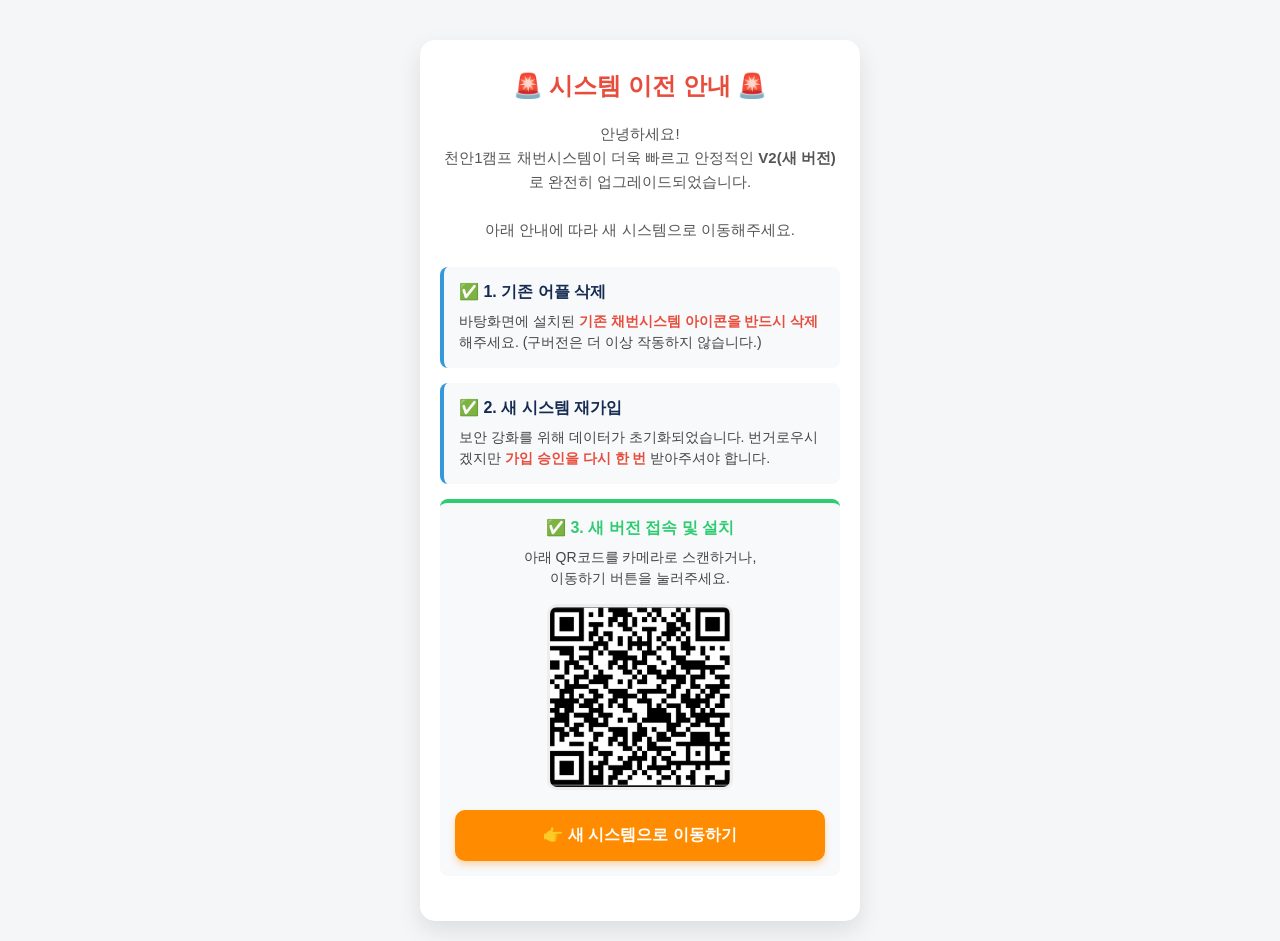
<file: index.html>
<!DOCTYPE html>
<html lang="ko">
<head>
    <meta charset="UTF-8">
    <meta name="viewport" content="width=device-width, initial-scale=1.0, maximum-scale=1.0, user-scalable=no">
    <title>천안1캠프 채번시스템 이전 안내</title>

    <script>
        window.onload = function() {
            var ua = navigator.userAgent.toLowerCase();
            if (ua.match(/kakaotalk|naver|line|fbav|instagram/i)) {
                var chromeNotice = document.createElement('div');
                chromeNotice.style.cssText = 'position:fixed; top:0; left:0; width:100%; background:#ff8c00; color:white; text-align:center; padding:15px; font-weight:900; z-index:999999; font-size:15px; box-shadow:0 4px 10px rgba(0,0,0,0.2);';
                chromeNotice.innerHTML = '⚠️ 바탕화면 설치를 위해<br><span style="text-decoration:underline; cursor:pointer; display:inline-block; margin-top:8px; font-size:18px; color:#152b52;" onclick="location.href=\'intent://jun5238.github.io/RyanL-Jun-/v2_index.html#Intent;scheme=https;package=com.android.chrome;end\'">👉 여기를 눌러 크롬(Chrome)으로 열어주세요 👈</span>';
                document.body.prepend(chromeNotice);
            }
        };
    </script>

    <style>
        body {
            font-family: -apple-system, BlinkMacSystemFont, "Segoe UI", Roboto, "Helvetica Neue", Arial, sans-serif;
            background-color: #f4f6f8;
            color: #333;
            display: flex;
            justify-content: center;
            align-items: center;
            min-height: 100vh;
            margin: 0;
            padding: 20px;
            box-sizing: border-box;
        }
        .notice-card {
            background-color: #fff;
            border-radius: 15px;
            padding: 30px 20px;
            max-width: 400px;
            width: 100%;
            box-shadow: 0 10px 25px rgba(0,0,0,0.1);
            text-align: center;
            margin-top: 20px; /* 상단 크롬 안내바 공간 확보 */
        }
        .notice-title {
            font-size: 24px;
            font-weight: 900;
            color: #e74c3c;
            margin-bottom: 20px;
        }
        .notice-desc {
            font-size: 15px;
            line-height: 1.6;
            color: #555;
            margin-bottom: 25px;
            word-break: keep-all;
        }
        .step-box {
            background-color: #f8f9fa;
            border-left: 4px solid #3498db;
            padding: 15px;
            border-radius: 8px;
            text-align: left;
            margin-bottom: 15px;
        }
        .step-box h4 {
            margin: 0 0 8px 0;
            color: #152b52;
            font-size: 16px;
            font-weight: 900;
        }
        .step-box p {
            margin: 0;
            font-size: 14px;
            color: #444;
            line-height: 1.5;
        }
        .highlight {
            color: #e74c3c;
            font-weight: bold;
        }
        .qr-code {
            width: 180px;
            height: 180px;
            margin: 15px auto;
            display: block;
            border: 3px solid #eee;
            border-radius: 10px;
        }
        .link-btn {
            display: block;
            background-color: #ff8c00;
            color: white;
            text-decoration: none;
            padding: 15px;
            border-radius: 10px;
            font-weight: 900;
            font-size: 16px;
            margin-top: 20px;
            box-shadow: 0 4px 6px rgba(255,140,0,0.3);
        }
    </style>
</head>
<body>
    <div class="notice-card">
        <div class="notice-title">🚨 시스템 이전 안내 🚨</div>
        <div class="notice-desc">
            안녕하세요!<br>
            천안1캠프 채번시스템이 더욱 빠르고 안정적인 <b>V2(새 버전)</b>로 완전히 업그레이드되었습니다.<br><br>
            아래 안내에 따라 새 시스템으로 이동해주세요.
        </div>

        <div class="step-box">
            <h4>✅ 1. 기존 어플 삭제</h4>
            <p>바탕화면에 설치된 <span class="highlight">기존 채번시스템 아이콘을 반드시 삭제</span>해주세요. (구버전은 더 이상 작동하지 않습니다.)</p>
        </div>

        <div class="step-box">
            <h4>✅ 2. 새 시스템 재가입</h4>
            <p>보안 강화를 위해 데이터가 초기화되었습니다. 번거로우시겠지만 <span class="highlight">가입 승인을 다시 한 번</span> 받아주셔야 합니다.</p>
        </div>

        <div class="step-box" style="text-align: center; border-left: none; border-top: 4px solid #2ecc71;">
            <h4 style="color:#2ecc71;">✅ 3. 새 버전 접속 및 설치</h4>
            <p>아래 QR코드를 카메라로 스캔하거나,<br>이동하기 버튼을 눌러주세요.</p>
            
            <img src="qr.jpg" alt="새 시스템 QR코드" class="qr-code">
            
            <a href="https://jun5238.github.io/RyanL-Jun-/v2_index.html" class="link-btn">👉 새 시스템으로 이동하기</a>
        </div>
    </div>
</body>
</html>
</file>
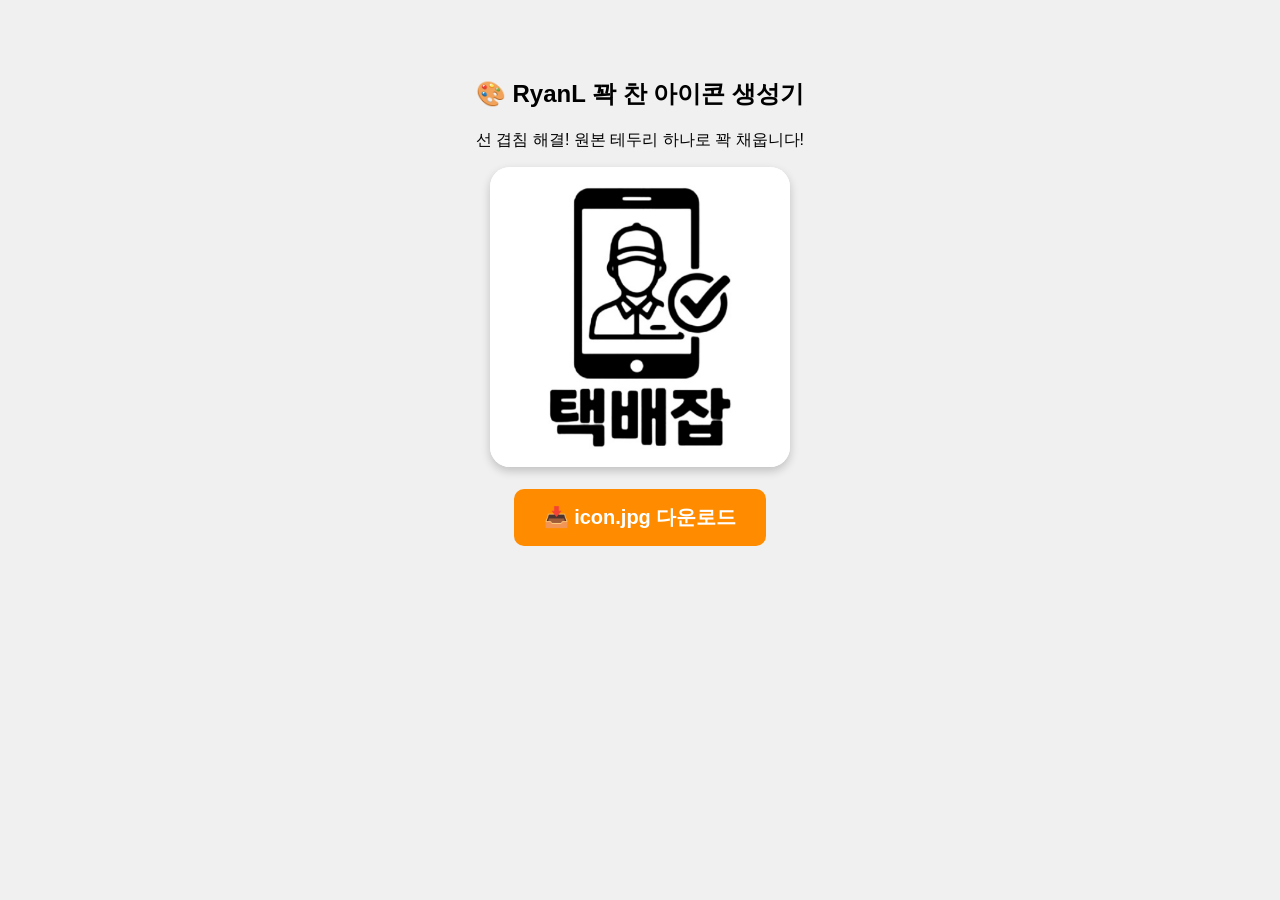
<file: make_icon.html>
<!DOCTYPE html>
<html lang="ko">
<head>
    <meta charset="UTF-8">
    <meta name="viewport" content="width=device-width, initial-scale=1.0">
    <title>아이콘 변환기</title>
</head>
<body style="text-align:center; padding-top:50px; font-family:sans-serif; background:#f0f0f0;">
    <h2>🎨 RyanL 꽉 찬 아이콘 생성기</h2>
    <p>선 겹침 해결! 원본 테두리 하나로 꽉 채웁니다!</p>
    
    <canvas id="myCanvas" width="512" height="512" style="width: 300px; max-width: 100%; border-radius: 20px; box-shadow: 0 4px 10px rgba(0,0,0,0.2); background: white;"></canvas>
    
    <br><br>
    
    <button onclick="downloadIcon()" style="padding:15px 30px; font-size:20px; background:#ff8c00; color:white; font-weight:900; border:none; border-radius:10px; cursor:pointer;">
        📥 icon.jpg 다운로드
    </button>

    <script>
        var canvas = document.getElementById('myCanvas');
        var ctx = canvas.getContext('2d');
        var img = new Image();
        img.crossOrigin = "Anonymous";
        
        img.src = "icon.jpg"; 

        img.onload = function() {
            // 1. 하얀색 배경 꽉 채우기
            ctx.fillStyle = "white";
            ctx.fillRect(0, 0, 512, 512);

            // 2. 쓸데없는 선 덧그리는 코드 삭제!
            // 대신, 원본 사진을 조금 더 확대해서 바깥쪽 흰 여백을 날리고 
            // 원래 있던 검은 선이 화면 끄트머리에 딱 맞게 꽉 채웁니다!
            ctx.drawImage(img, -20, -20, 552, 552); 
        };

        function downloadIcon() {
            var link = document.createElement('a');
            link.download = 'icon.jpg'; 
            link.href = canvas.toDataURL("image/jpeg", 1.0);
            link.click();
        }
    </script>
</body>
</html>
</file>
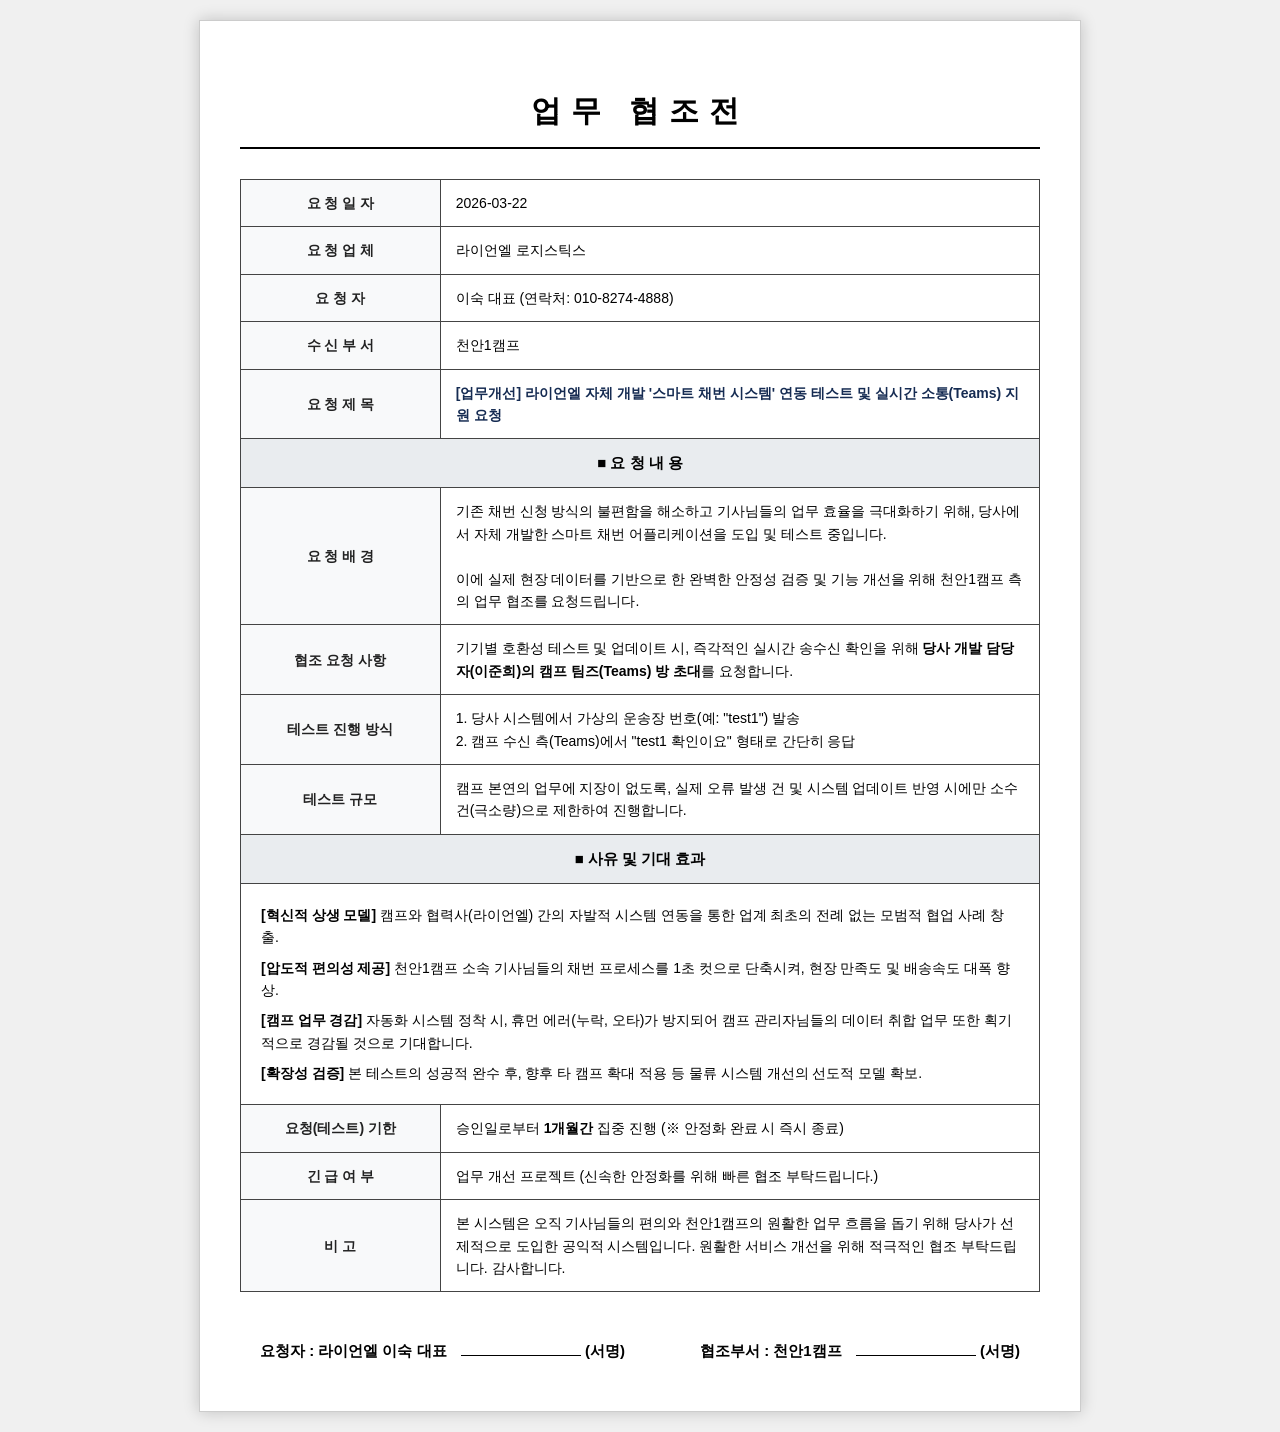
<file: 협조전.html>
<!DOCTYPE html>
<html lang="ko">
<head>
    <meta charset="UTF-8">
    <title>업무 협조전 - 라이언엘</title>
    <style>
        body { 
            font-family: 'Malgun Gothic', '맑은 고딕', sans-serif; 
            background: #f0f0f0; 
            margin: 0; 
            padding: 20px; 
        }
        .document { 
            background: white; 
            max-width: 800px; 
            margin: 0 auto; 
            padding: 50px 40px; 
            box-shadow: 0 0 15px rgba(0,0,0,0.2); 
            border: 1px solid #ccc;
        }
        h1 { 
            text-align: center; 
            font-size: 30px; 
            border-bottom: 2px solid #000; 
            padding-bottom: 15px; 
            margin-bottom: 30px; 
            letter-spacing: 10px; 
        }
        table { 
            width: 100%; 
            border-collapse: collapse; 
            margin-bottom: 20px; 
            font-size: 14px; 
            line-height: 1.6; 
        }
        th, td { 
            border: 1px solid #444; 
            padding: 12px 15px; 
        }
        th { 
            background-color: #f8f9fa; 
            width: 25%; 
            text-align: center; 
            font-weight: 900; 
            color: #222;
        }
        .section-title { 
            font-weight: 900; 
            background-color: #e9ecef; 
            text-align: center; 
            font-size: 15px;
        }
        .sign-area { 
            display: flex; 
            justify-content: space-between; 
            margin-top: 50px; 
            padding: 0 20px;
        }
        .sign-box { 
            font-weight: bold; 
            font-size: 15px;
        }
        .sign-box span { 
            display: inline-block; 
            width: 120px; 
            border-bottom: 1px solid #000; 
            margin-left: 10px; 
        }
        
        /* 🚨 인쇄할 때 배경색과 테두리가 깔끔하게 나오도록 하는 마법의 코드! */
        @media print {
            body { background: white; padding: 0; }
            .document { box-shadow: none; border: none; padding: 0; max-width: 100%; }
            th, .section-title { -webkit-print-color-adjust: exact; print-color-adjust: exact; }
        }
    </style>
</head>
<body>
    <div class="document">
        <h1>업무 협조전</h1>
        
        <table>
            <tr>
                <th>요 청 일 자</th>
                <td>2026-03-22</td>
            </tr>
            <tr>
                <th>요 청 업 체</th>
                <td>라이언엘 로지스틱스</td>
            </tr>
            <tr>
                <th>요 청 자</th>
                <td>이숙 대표 (연락처: 010-8274-4888)</td>
            </tr>
            <tr>
                <th>수 신 부 서</th>
                <td>천안1캠프</td>
            </tr>
            <tr>
                <th>요 청 제 목</th>
                <td style="font-weight: 900; color: #152b52;">[업무개선] 라이언엘 자체 개발 '스마트 채번 시스템' 연동 테스트 및 실시간 소통(Teams) 지원 요청</td>
            </tr>
            <tr>
                <td colspan="2" class="section-title">■ 요 청 내 용</td>
            </tr>
            <tr>
                <th>요 청 배 경</th>
                <td>기존 채번 신청 방식의 불편함을 해소하고 기사님들의 업무 효율을 극대화하기 위해, 당사에서 자체 개발한 스마트 채번 어플리케이션을 도입 및 테스트 중입니다.<br><br>이에 실제 현장 데이터를 기반으로 한 완벽한 안정성 검증 및 기능 개선을 위해 천안1캠프 측의 업무 협조를 요청드립니다.</td>
            </tr>
            <tr>
                <th>협조 요청 사항</th>
                <td>기기별 호환성 테스트 및 업데이트 시, 즉각적인 실시간 송수신 확인을 위해 <b>당사 개발 담당자(이준희)의 캠프 팀즈(Teams) 방 초대</b>를 요청합니다.</td>
            </tr>
            <tr>
                <th>테스트 진행 방식</th>
                <td>
                    1. 당사 시스템에서 가상의 운송장 번호(예: "test1") 발송<br>
                    2. 캠프 수신 측(Teams)에서 "test1 확인이요" 형태로 간단히 응답
                </td>
            </tr>
            <tr>
                <th>테스트 규모</th>
                <td>캠프 본연의 업무에 지장이 없도록, 실제 오류 발생 건 및 시스템 업데이트 반영 시에만 소수 건(극소량)으로 제한하여 진행합니다.</td>
            </tr>
            <tr>
                <td colspan="2" class="section-title">■ 사유 및 기대 효과</td>
            </tr>
            <tr>
                <td colspan="2" style="padding: 20px;">
                    <div style="margin-bottom: 8px;"><b>[혁신적 상생 모델]</b> 캠프와 협력사(라이언엘) 간의 자발적 시스템 연동을 통한 업계 최초의 전례 없는 모범적 협업 사례 창출.</div>
                    <div style="margin-bottom: 8px;"><b>[압도적 편의성 제공]</b> 천안1캠프 소속 기사님들의 채번 프로세스를 1초 컷으로 단축시켜, 현장 만족도 및 배송속도 대폭 향상.</div>
                    <div style="margin-bottom: 8px;"><b>[캠프 업무 경감]</b> 자동화 시스템 정착 시, 휴먼 에러(누락, 오타)가 방지되어 캠프 관리자님들의 데이터 취합 업무 또한 획기적으로 경감될 것으로 기대합니다.</div>
                    <div><b>[확장성 검증]</b> 본 테스트의 성공적 완수 후, 향후 타 캠프 확대 적용 등 물류 시스템 개선의 선도적 모델 확보.</div>
                </td>
            </tr>
            <tr>
                <th>요청(테스트) 기한</th>
                <td>승인일로부터 <b>1개월간</b> 집중 진행 (※ 안정화 완료 시 즉시 종료)</td>
            </tr>
            <tr>
                <th>긴 급 여 부</th>
                <td>업무 개선 프로젝트 (신속한 안정화를 위해 빠른 협조 부탁드립니다.)</td>
            </tr>
            <tr>
                <th>비 고</th>
                <td>본 시스템은 오직 기사님들의 편의와 천안1캠프의 원활한 업무 흐름을 돕기 위해 당사가 선제적으로 도입한 공익적 시스템입니다. 원활한 서비스 개선을 위해 적극적인 협조 부탁드립니다. 감사합니다.</td>
            </tr>
        </table>

        <div class="sign-area">
            <div class="sign-box">요청자 : 라이언엘 이숙 대표 <span></span> (서명)</div>
            <div class="sign-box">협조부서 : 천안1캠프 <span></span> (서명)</div>
        </div>
    </div>
</body>
</html>
</file>
